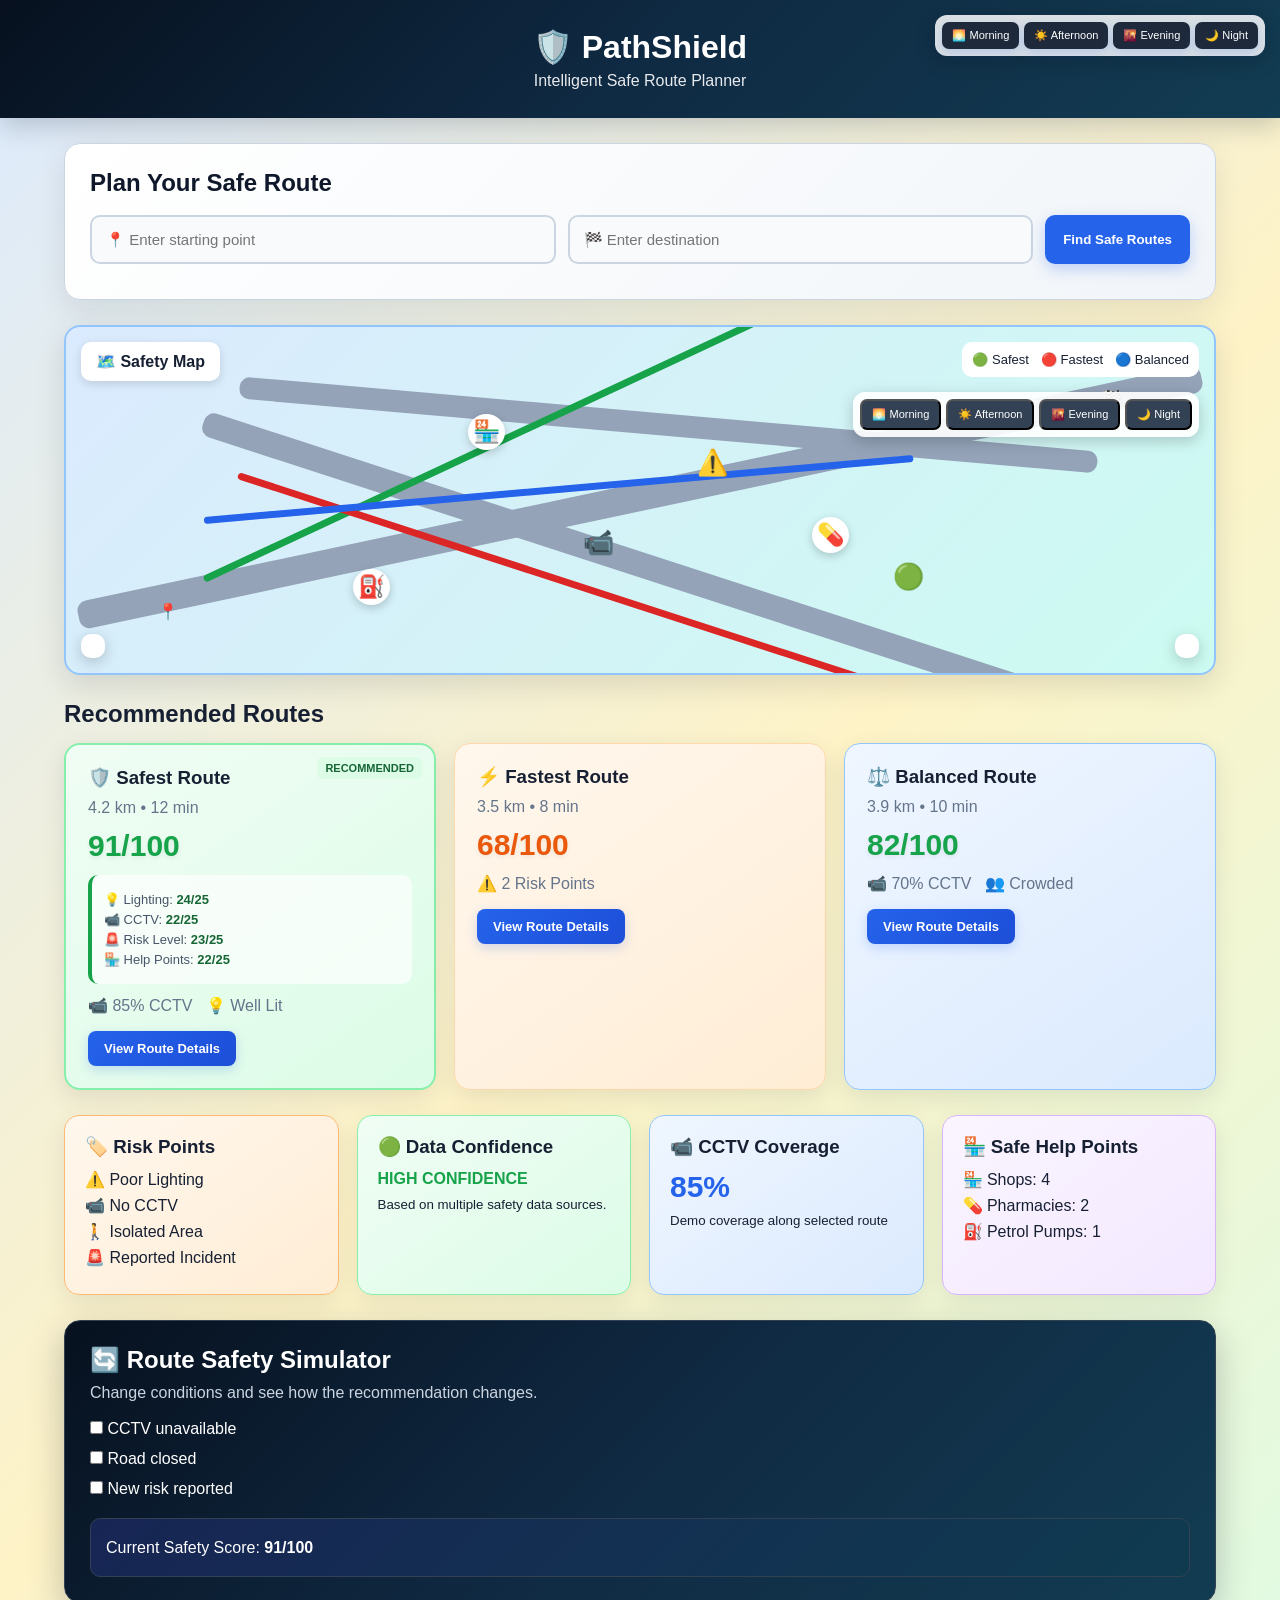
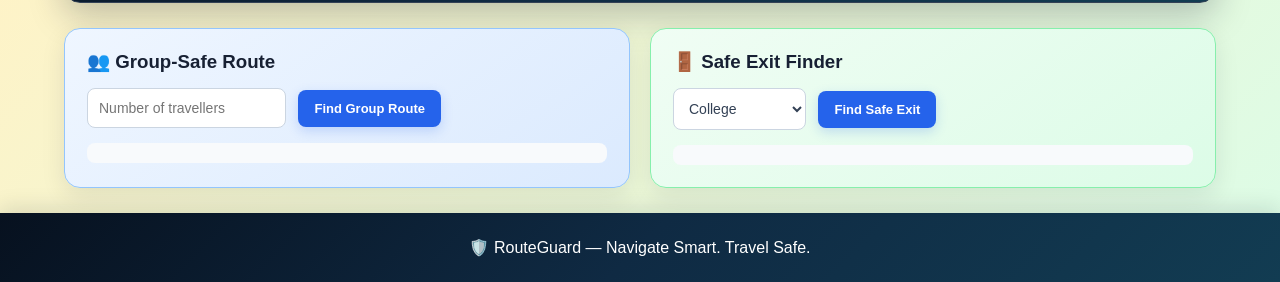
<file: index.html>
<!DOCTYPE html>
<html lang="en">
<head>
  <meta charset="UTF-8">
  <meta name="viewport" content="width=device-width, initial-scale=1.0">
  <title>RouteGuard | Safe Route Planner</title>
  <link rel="stylesheet" href="style.css">
</head>

<body>
  <div class="background-time">
  <button onclick="changeBackground('morning')">🌅 Morning</button>
  <button onclick="changeBackground('afternoon')">☀️ Afternoon</button>
  <button onclick="changeBackground('evening')">🌇 Evening</button>
  <button onclick="changeBackground('night')">🌙 Night</button>
</div>

  <header>
    <h1>🛡️ PathShield</h1>
    <p>Intelligent Safe Route Planner</p>
  </header>

  <main>

    <!-- Source & Destination -->
    <section class="search-box">
      <h2>Plan Your Safe Route</h2>

      <div class="inputs">
        <input id="source" type="text" placeholder="📍 Enter starting point">
        <input id="destination" type="text" placeholder="🏁 Enter destination">
        <button id="findBtn" onclick="findRoutes()">Find Safe Routes</button>
      </div>

      <p id="error"></p>
    </section>

    <!-- Map -->
    <section class="map">
      <div class="map-title">🗺️ Safety Map</div>
      <div class="time-selector">
  <button onclick="changeMapTime('morning')">🌅 Morning</button>
  <button onclick="changeMapTime('afternoon')">☀️ Afternoon</button>
  <button onclick="changeMapTime('evening')">🌇 Evening</button>
  <button onclick="changeMapTime('night')">🌙 Night</button>
</div>

      <div class="road road1"></div>
      <div class="road road2"></div>
      <div class="road road3"></div>
      <div class="route-line safe-line"></div>
<div class="route-line fast-line"></div>
<div class="route-line balanced-line"></div>
      <div class="marker risk" onclick="markerInfo('risk')">⚠️</div>
<div class="marker cctv" onclick="markerInfo('cctv')">📹</div>
<div class="marker safe" onclick="markerInfo('safe')">🟢</div>
<!-- clickable map markers -->
<div class="marker risk" onclick="markerInfo('risk')">⚠️</div>
<div class="marker cctv" onclick="markerInfo('cctv')">📹</div>
<div class="marker safe" onclick="markerInfo('safe')">🟢</div>

<div class="map-start">📍</div>
<div class="map-end">🏁</div>
<div id="markerInfo" class="marker-info"></div>

      <div class="map-start">📍</div>
      <div class="map-end">🏁</div>
      <div class="help-marker shop" onclick="helpInfo('shop')">🏪</div>
  <div class="help-marker pharmacy" onclick="helpInfo('pharmacy')">💊</div>
  <div class="help-marker petrol" onclick="helpInfo('petrol')">⛽</div>

  <div id="helpInfo" class="help-info"></div>
  <div class="map-legend">
  <span>🟢 Safest</span>
  <span>🔴 Fastest</span>
  <span>🔵 Balanced</span>
</div>
</div>
    </section>

    <!-- Route Results -->
    <section id="routes" class="routes">

      <h2>Recommended Routes</h2>

      <div class="route-container">

        <div class="route-card safest">
          <span class="tag">RECOMMENDED</span>
          <h3>🛡️ Safest Route</h3>
          <p>4.2 km • 12 min</p>
          <div class="score" id="safeScore">91/100</div>
          <div class="score-breakdown" id="safeBreakdown">
          <p>💡 Lighting: <strong>24/25</strong></p>
          <p>📹 CCTV: <strong>22/25</strong></p>
          <p>🚨 Risk Level: <strong>23/25</strong></p>
          <p>🏪 Help Points: <strong>22/25</strong></p>
</div>
          <p>📹 85% CCTV &nbsp; 💡 Well Lit</p>
          <button onclick="selectRoute('safe')">View Route Details</button>
        </div>

        <div class="route-card">
          <h3>⚡ Fastest Route</h3>
          <p>3.5 km • 8 min</p>
          <div class="score medium" id="fastScore">68/100</div>
          <p>⚠️ 2 Risk Points</p>
          <button onclick="selectRoute('fast')">View Route Details</button>
        </div>

        <div class="route-card">
          <h3>⚖️ Balanced Route</h3>
          <p>3.9 km • 10 min</p>
          <div class="score" id="balancedScore">82/100</div>
          <p>📹 70% CCTV &nbsp; 👥 Crowded</p>
          <button onclick="selectRoute('balanced')">View Route Details</button>
        </div>

      </div>
    </section>

    <!-- Safety Information -->
    <section class="info-grid">

      <div class="info-card">
        <h3>🏷️ Risk Points</h3>
        <p>⚠️ Poor Lighting</p>
        <p>📹 No CCTV</p>
        <p>🚶 Isolated Area</p>
        <p>🚨 Reported Incident</p>
      </div>

      <div class="info-card">
  <h3>🟢 Data Confidence</h3>

  <p class="high" id="confidenceLevel">
    HIGH CONFIDENCE
  </p>

  <small id="confidenceText">
    Based on multiple safety data sources.
  </small>

  <div id="unknownWarning" class="unknown-warning">
    ⚠️ Insufficient Safety Data
  </div>
</div>

      <div class="info-card">
        <h3>📹 CCTV Coverage</h3>
        <p class="big">85%</p>
        <small>Demo coverage along selected route</small>
      </div>

      <div class="info-card">
        <h3>🏪 Safe Help Points</h3>
        <p>🏪 Shops: 4</p>
        <p>💊 Pharmacies: 2</p>
        <p>⛽ Petrol Pumps: 1</p>
      </div>

    </section>

    <!-- Innovation -->
    <section class="innovation">

      <h2>🔄 Route Safety Simulator</h2>
      <p>Change conditions and see how the recommendation changes.</p>

      <label>
        <input type="checkbox" id="cctvToggle" onchange="simulate()">
        CCTV unavailable
      </label>

      <label>
        <input type="checkbox" id="roadToggle" onchange="simulate()">
        Road closed
      </label>

      <label>
        <input type="checkbox" id="riskToggle" onchange="simulate()">
        New risk reported
      </label>

      <div id="simulation">
        Current Safety Score: <strong>91/100</strong>
      </div>

    </section>

    <!-- Extra Features -->
    <section class="extra">

      <div>
        <h3>👥 Group-Safe Route</h3>
        <input id="people" type="number" min="1" placeholder="Number of travellers">
        <button onclick="groupRoute()">Find Group Route</button>
        <p id="groupResult"></p>
      </div>

      <div>
        <h3>🚪 Safe Exit Finder</h3>
        <select id="place">
          <option>College</option>
          <option>Shopping Mall</option>
          <option>Metro Station</option>
          <option>Bus Station</option>
        </select>
        <button onclick="findExit()">Find Safe Exit</button>
        <p id="exitResult"></p>
      </div>

    </section>

  </main>

  <footer>
    <p>🛡️ RouteGuard — Navigate Smart. Travel Safe.</p>
  </footer>

  <script src="script.js"></script>
</body>
</html>
</file>
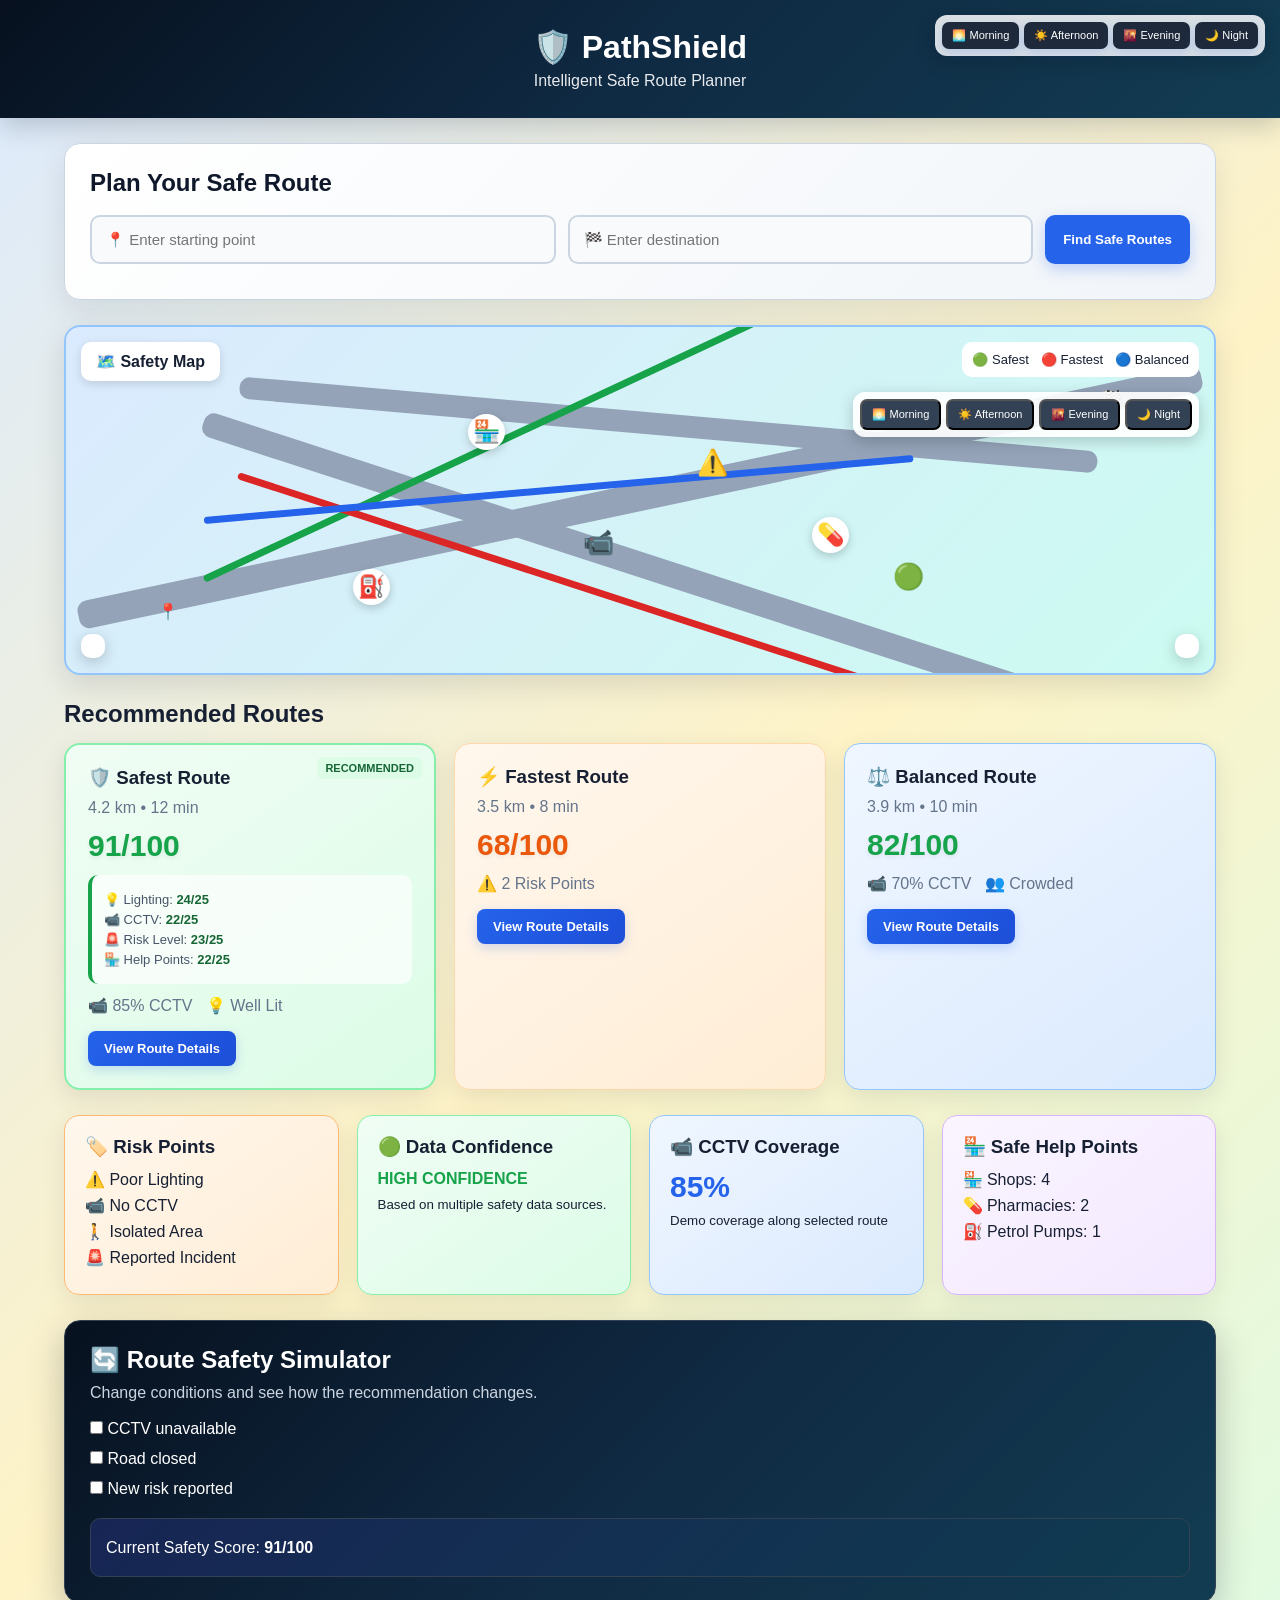
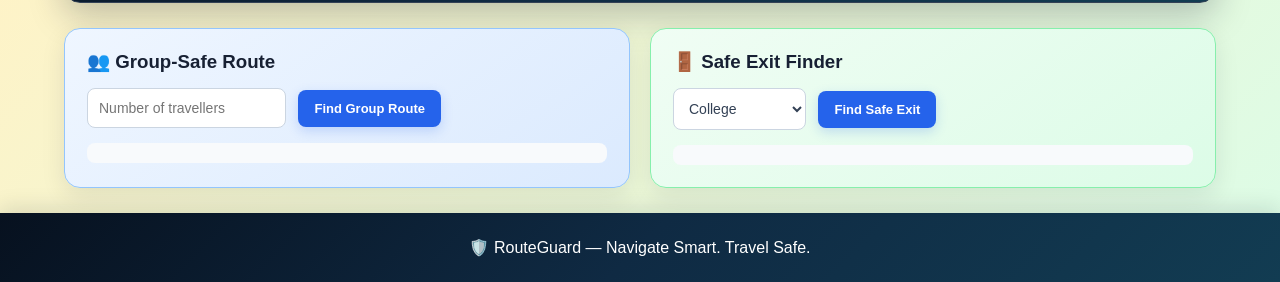
<file: src/index.html>
<!DOCTYPE html>
<html lang="en">
<head>
  <meta charset="UTF-8">
  <meta name="viewport" content="width=device-width, initial-scale=1.0">
  <title>RouteGuard | Safe Route Planner</title>
  <link rel="stylesheet" href="style.css">
</head>

<body>
  <div class="background-time">
  <button onclick="changeBackground('morning')">🌅 Morning</button>
  <button onclick="changeBackground('afternoon')">☀️ Afternoon</button>
  <button onclick="changeBackground('evening')">🌇 Evening</button>
  <button onclick="changeBackground('night')">🌙 Night</button>
</div>

  <header>
    <h1>🛡️ PathShield</h1>
    <p>Intelligent Safe Route Planner</p>
  </header>

  <main>

    <!-- Source & Destination -->
    <section class="search-box">
      <h2>Plan Your Safe Route</h2>

      <div class="inputs">
        <input id="source" type="text" placeholder="📍 Enter starting point">
        <input id="destination" type="text" placeholder="🏁 Enter destination">
        <button id="findBtn" onclick="findRoutes()">Find Safe Routes</button>
      </div>

      <p id="error"></p>
    </section>

    <!-- Map -->
    <section class="map">
      <div class="map-title">🗺️ Safety Map</div>
      <div class="time-selector">
  <button onclick="changeMapTime('morning')">🌅 Morning</button>
  <button onclick="changeMapTime('afternoon')">☀️ Afternoon</button>
  <button onclick="changeMapTime('evening')">🌇 Evening</button>
  <button onclick="changeMapTime('night')">🌙 Night</button>
</div>

      <div class="road road1"></div>
      <div class="road road2"></div>
      <div class="road road3"></div>
      <div class="route-line safe-line"></div>
<div class="route-line fast-line"></div>
<div class="route-line balanced-line"></div>
      <div class="marker risk" onclick="markerInfo('risk')">⚠️</div>
<div class="marker cctv" onclick="markerInfo('cctv')">📹</div>
<div class="marker safe" onclick="markerInfo('safe')">🟢</div>
<!-- clickable map markers -->
<div class="marker risk" onclick="markerInfo('risk')">⚠️</div>
<div class="marker cctv" onclick="markerInfo('cctv')">📹</div>
<div class="marker safe" onclick="markerInfo('safe')">🟢</div>

<div class="map-start">📍</div>
<div class="map-end">🏁</div>
<div id="markerInfo" class="marker-info"></div>

      <div class="map-start">📍</div>
      <div class="map-end">🏁</div>
      <div class="help-marker shop" onclick="helpInfo('shop')">🏪</div>
  <div class="help-marker pharmacy" onclick="helpInfo('pharmacy')">💊</div>
  <div class="help-marker petrol" onclick="helpInfo('petrol')">⛽</div>

  <div id="helpInfo" class="help-info"></div>
  <div class="map-legend">
  <span>🟢 Safest</span>
  <span>🔴 Fastest</span>
  <span>🔵 Balanced</span>
</div>
</div>
    </section>

    <!-- Route Results -->
    <section id="routes" class="routes">

      <h2>Recommended Routes</h2>

      <div class="route-container">

        <div class="route-card safest">
          <span class="tag">RECOMMENDED</span>
          <h3>🛡️ Safest Route</h3>
          <p>4.2 km • 12 min</p>
          <div class="score" id="safeScore">91/100</div>
          <div class="score-breakdown" id="safeBreakdown">
          <p>💡 Lighting: <strong>24/25</strong></p>
          <p>📹 CCTV: <strong>22/25</strong></p>
          <p>🚨 Risk Level: <strong>23/25</strong></p>
          <p>🏪 Help Points: <strong>22/25</strong></p>
</div>
          <p>📹 85% CCTV &nbsp; 💡 Well Lit</p>
          <button onclick="selectRoute('safe')">View Route Details</button>
        </div>

        <div class="route-card">
          <h3>⚡ Fastest Route</h3>
          <p>3.5 km • 8 min</p>
          <div class="score medium" id="fastScore">68/100</div>
          <p>⚠️ 2 Risk Points</p>
          <button onclick="selectRoute('fast')">View Route Details</button>
        </div>

        <div class="route-card">
          <h3>⚖️ Balanced Route</h3>
          <p>3.9 km • 10 min</p>
          <div class="score" id="balancedScore">82/100</div>
          <p>📹 70% CCTV &nbsp; 👥 Crowded</p>
          <button onclick="selectRoute('balanced')">View Route Details</button>
        </div>

      </div>
    </section>

    <!-- Safety Information -->
    <section class="info-grid">

      <div class="info-card">
        <h3>🏷️ Risk Points</h3>
        <p>⚠️ Poor Lighting</p>
        <p>📹 No CCTV</p>
        <p>🚶 Isolated Area</p>
        <p>🚨 Reported Incident</p>
      </div>

      <div class="info-card">
  <h3>🟢 Data Confidence</h3>

  <p class="high" id="confidenceLevel">
    HIGH CONFIDENCE
  </p>

  <small id="confidenceText">
    Based on multiple safety data sources.
  </small>

  <div id="unknownWarning" class="unknown-warning">
    ⚠️ Insufficient Safety Data
  </div>
</div>

      <div class="info-card">
        <h3>📹 CCTV Coverage</h3>
        <p class="big">85%</p>
        <small>Demo coverage along selected route</small>
      </div>

      <div class="info-card">
        <h3>🏪 Safe Help Points</h3>
        <p>🏪 Shops: 4</p>
        <p>💊 Pharmacies: 2</p>
        <p>⛽ Petrol Pumps: 1</p>
      </div>

    </section>

    <!-- Innovation -->
    <section class="innovation">

      <h2>🔄 Route Safety Simulator</h2>
      <p>Change conditions and see how the recommendation changes.</p>

      <label>
        <input type="checkbox" id="cctvToggle" onchange="simulate()">
        CCTV unavailable
      </label>

      <label>
        <input type="checkbox" id="roadToggle" onchange="simulate()">
        Road closed
      </label>

      <label>
        <input type="checkbox" id="riskToggle" onchange="simulate()">
        New risk reported
      </label>

      <div id="simulation">
        Current Safety Score: <strong>91/100</strong>
      </div>

    </section>

    <!-- Extra Features -->
    <section class="extra">

      <div>
        <h3>👥 Group-Safe Route</h3>
        <input id="people" type="number" min="1" placeholder="Number of travellers">
        <button onclick="groupRoute()">Find Group Route</button>
        <p id="groupResult"></p>
      </div>

      <div>
        <h3>🚪 Safe Exit Finder</h3>
        <select id="place">
          <option>College</option>
          <option>Shopping Mall</option>
          <option>Metro Station</option>
          <option>Bus Station</option>
        </select>
        <button onclick="findExit()">Find Safe Exit</button>
        <p id="exitResult"></p>
      </div>

    </section>

  </main>

  <footer>
    <p>🛡️ RouteGuard — Navigate Smart. Travel Safe.</p>
  </footer>

  <script src="script.js"></script>
</body>
</html>
</file>
<file: style.css>
* {
  margin: 0;
  padding: 0;
  box-sizing: border-box;
}

body {
  font-family: Arial, sans-serif;
  background: #f1f5f9;
  color: #1e293b;
}

/* HEADER */
header {
  background: linear-gradient(135deg, #0f172a, #1e3a8a);
  color: white;
  text-align: center;
  padding: 28px 15px;
}

header h1 {
  font-size: 32px;
  margin-bottom: 6px;
}

header p {
  opacity: 0.9;
}

/* MAIN */
main {
  width: 90%;
  max-width: 1200px;
  margin: 25px auto;
}

/* SEARCH */
.search-box {
  background: white;
  padding: 25px;
  border-radius: 16px;
  box-shadow: 0 5px 20px #0001;
  margin-bottom: 25px;
}

.search-box h2 {
  margin-bottom: 18px;
}

.inputs {
  display: flex;
  gap: 12px;
}

.inputs input {
  flex: 1;
  padding: 14px;
  border: 1px solid #cbd5e1;
  border-radius: 10px;
  font-size: 15px;
}

#findBtn {
  border: none;
  background: #2563eb;
  color: white;
  padding: 12px 18px;
  border-radius: 10px;
  cursor: pointer;
  font-weight: bold;
  transition: 0.2s;
}

button:hover {
  transform: translateY(-2px);
  opacity: 0.9;
}

#error {
  color: #dc2626;
  margin-top: 10px;
}

/* MAP */
.map {
  height: 350px;
  background: #dbeafe;
  border-radius: 16px;
  position: relative;
  overflow: hidden;
  margin-bottom: 25px;
  border: 2px solid #bfdbfe;
}

.map-title {
  position: absolute;
  top: 15px;
  left: 15px;
  background: white;
  padding: 10px 15px;
  border-radius: 10px;
  font-weight: bold;
  z-index: 10;
  box-shadow: 0 3px 10px #0002;
}

.road {
  position: absolute;
  background: #94a3b8;
  border-radius: 10px;
}

.road1 {
  width: 100%;
  height: 28px;
  top: 45%;
  transform: rotate(-12deg);
}

.road2 {
  width: 80%;
  height: 25px;
  top: 65%;
  left: 10%;
  transform: rotate(18deg);
}

.road3 {
  width: 75%;
  height: 22px;
  top: 25%;
  left: 15%;
  transform: rotate(5deg);
}

/* ROUTE LINES */
.route-line {
  position: absolute;
  height: 7px;
  border-radius: 10px;
  transform-origin: left;
  z-index: 2;
}

.safe-line {
  width: 65%;
  top: 72%;
  left: 12%;
  transform: rotate(-25deg);
  background: #16a34a;
}

.fast-line {
  width: 60%;
  top: 42%;
  left: 15%;
  transform: rotate(18deg);
  background: #dc2626;
}

.balanced-line {
  width: 62%;
  top: 55%;
  left: 12%;
  transform: rotate(-5deg);
  background: #2563eb;
}

/* MAP MARKERS */
.marker,
.help-marker {
  position: absolute;
  cursor: pointer;
  z-index: 7;
  transition: 0.2s;
}

.marker {
  font-size: 25px;
}

.marker:hover,
.help-marker:hover {
  transform: scale(1.3);
}

.marker.risk {
  top: 35%;
  left: 55%;
}

.marker.cctv {
  top: 58%;
  left: 45%;
}

.marker.safe {
  top: 68%;
  left: 72%;
}

.map-start {
  position: absolute;
  left: 8%;
  bottom: 15%;
  font-weight: bold;
  z-index: 8;
}

.map-end {
  position: absolute;
  right: 8%;
  top: 18%;
  font-weight: bold;
  z-index: 8;
}

/* HELP POINTS */
.shop {
  top: 25%;
  left: 35%;
}

.pharmacy {
  top: 55%;
  left: 65%;
}

.petrol {
  top: 70%;
  left: 25%;
}

.help-marker {
  font-size: 22px;
  background: white;
  padding: 5px;
  border-radius: 50%;
  box-shadow: 0 3px 10px #0003;
}

/* INFO POPUPS */
.marker-info,
.help-info {
  position: absolute;
  bottom: 15px;
  background: white;
  padding: 12px;
  border-radius: 10px;
  box-shadow: 0 4px 15px #0003;
  font-size: 13px;
  z-index: 9;
}

.marker-info {
  left: 15px;
}

.help-info {
  right: 15px;
}

/* LEGEND */
.map-legend {
  position: absolute;
  top: 15px;
  right: 15px;
  background: white;
  padding: 10px;
  border-radius: 10px;
  display: flex;
  gap: 12px;
  font-size: 13px;
  z-index: 10;
}

/* ROUTES */
.routes {
  margin-bottom: 25px;
}

.routes h2 {
  margin-bottom: 15px;
}

.route-container {
  display: grid;
  grid-template-columns: repeat(3, 1fr);
  gap: 18px;
}

.route-card {
  background: white;
  padding: 22px;
  border-radius: 16px;
  box-shadow: 0 5px 18px #0001;
  transition: 0.3s;
  position: relative;
}

.route-card:hover {
  transform: translateY(-4px);
}

.route-card.selected {
  transform: scale(1.03);
  border: 3px solid #2563eb;
  box-shadow: 0 0 20px #2563eb33;
}

.route-card h3 {
  margin-bottom: 10px;
}

.route-card p {
  margin: 8px 0;
  color: #64748b;
}

.score {
  font-size: 30px;
  font-weight: bold;
  color: #16a34a;
  margin: 12px 0;
}

.score.medium {
  color: #ea580c;
}

.tag {
  position: absolute;
  top: 12px;
  right: 12px;
  background: #dcfce7;
  color: #166534;
  padding: 5px 8px;
  border-radius: 6px;
  font-size: 11px;
  font-weight: bold;
}

/* INFO GRID */
.info-grid {
  display: grid;
  grid-template-columns: repeat(4, 1fr);
  gap: 18px;
  margin-bottom: 25px;
}

.info-card {
  background: white;
  padding: 20px;
  border-radius: 15px;
  box-shadow: 0 4px 15px #0001;
}

.info-card h3 {
  margin-bottom: 12px;
}

.info-card p {
  margin: 7px 0;
}

.high {
  color: #16a34a;
  font-weight: bold;
}

.big {
  font-size: 30px;
  font-weight: bold;
  color: #2563eb;
}

/* SIMULATOR */
.innovation {
  background: #0f172a;
  color: white;
  padding: 25px;
  border-radius: 16px;
  margin-bottom: 25px;
}

.innovation p {
  margin: 10px 0 18px;
  color: #cbd5e1;
}

.innovation label {
  display: block;
  margin: 12px 0;
}

#simulation {
  margin-top: 20px;
  background: #1e293b;
  padding: 15px;
  border-radius: 10px;
  line-height: 1.7;
  transition: 0.3s;
}

/* EXTRA FEATURES */
.extra {
  display: grid;
  grid-template-columns: 1fr 1fr;
  gap: 20px;
  margin-bottom: 25px;
}

.extra > div {
  background: white;
  padding: 22px;
  border-radius: 16px;
  box-shadow: 0 4px 15px #0001;
}

.extra h3 {
  margin-bottom: 15px;
}

.extra input,
.extra select {
  padding: 11px;
  border: 1px solid #cbd5e1;
  border-radius: 8px;
  margin-right: 8px;
}

.extra p {
  margin-top: 15px;
  line-height: 1.6;
}

/* FOOTER */
footer {
  text-align: center;
  padding: 25px;
  background: #0f172a;
  color: white;
}

/* MOBILE */
@media (max-width: 800px) {

  main {
    width: 94%;
  }

  .inputs {
    flex-direction: column;
  }

  .route-container {
    grid-template-columns: 1fr;
  }

  .info-grid {
    grid-template-columns: 1fr 1fr;
  }

  .extra {
    grid-template-columns: 1fr;
  }

  .map {
    height: 320px;
  }

  .map-legend {
    font-size: 11px;
    gap: 6px;
  }
}

@media (max-width: 500px) {

  header h1 {
    font-size: 25px;
  }

  .info-grid {
    grid-template-columns: 1fr;
  }

  .map-legend {
    flex-direction: column;
    gap: 3px;
  }

  .marker-info,
  .help-info {
    max-width: 180px;
    font-size: 11px;
  }
}
.score-breakdown {
  background: #f8fafc;
  padding: 12px;
  margin: 12px 0;
  border-radius: 10px;
  font-size: 13px;
  border-left: 4px solid #16a34a;
}

.score-breakdown p {
  margin: 5px 0;
  color: #475569;
}

.score-breakdown strong {
  color: #166534;
}
.unknown-warning {
  display: none;
  margin-top: 12px;
  padding: 10px;
  background: #fef3c7;
  color: #92400e;
  border-radius: 8px;
  font-size: 13px;
  font-weight: bold;
}

.confidence-medium {
  color: #d97706 !important;
}

.confidence-low {
  color: #dc2626 !important;
}
/* ============================= */
/* BUTTON POLISH */
/* ============================= */

/* Route detail buttons */
.route-card button {
  background: #2563eb;
  color: white;
  border: none;
  padding: 10px 16px;
  border-radius: 8px;
  font-size: 13px;
  font-weight: bold;
  cursor: pointer;
  margin-top: 8px;
  transition: 0.2s ease;
}

.route-card button:hover {
  background: #1d4ed8;
  transform: translateY(-2px);
  box-shadow: 0 4px 10px #2563eb44;
}

/* Group Route + Safe Exit buttons */
.extra button {
  background: #2563eb;
  color: white;
  border: none;
  padding: 11px 16px;
  border-radius: 8px;
  font-size: 13px;
  font-weight: bold;
  cursor: pointer;
  transition: 0.2s ease;
}

.extra button:hover {
  background: #1d4ed8;
  transform: translateY(-2px);
  box-shadow: 0 4px 10px #2563eb44;
}

/* Inputs and dropdown */
.extra input,
.extra select {
  background: white;
  color: #334155;
  font-size: 14px;
  outline: none;
  transition: 0.2s;
}

.extra input:focus,
.extra select:focus {
  border-color: #2563eb;
  box-shadow: 0 0 0 3px #2563eb22;
}

/* Better spacing for result messages */
#groupResult,
#exitResult {
  padding: 10px;
  border-radius: 8px;
  background: #f8fafc;
}

/* Mobile button adjustment */
@media (max-width: 500px) {
  .extra button {
    margin-top: 8px;
  }

  .route-card button {
    width: 100%;
  }
}
/* =========================================
   ROUTEGUARD - MODERN DARK DASHBOARD STYLE
   ========================================= */

body {
  background: linear-gradient(135deg, #eef2ff, #e0f2fe, #f0fdf4);
  color: #172033;
}

/* Header */
header {
  background: linear-gradient(135deg, #07111f, #0f2a43, #123c52);
  box-shadow: 0 8px 25px #0f172a33;
}

/* Search section */
.search-box {
  background: linear-gradient(135deg, #ffffff, #f1f5f9);
  border: 1px solid #cbd5e1;
  box-shadow: 0 10px 30px #0f172a18;
}

.search-box h2 {
  color: #0f172a;
}

/* Inputs */
.inputs input {
  background: #f8fafc;
  border: 2px solid #cbd5e1;
}

.inputs input:focus {
  outline: none;
  border-color: #2563eb;
  box-shadow: 0 0 0 4px #2563eb20;
}

/* Main Find Route button */
.inputs button {
  background: linear-gradient(135deg, #2563eb, #1d4ed8);
  box-shadow: 0 5px 15px #2563eb44;
}

/* MAP */
.map {
  background: linear-gradient(135deg, #dbeafe, #ccfbf1);
  border: 2px solid #93c5fd;
  box-shadow: 0 10px 30px #0f172a20;
}

/* Route cards */
.route-card {
  background: linear-gradient(145deg, #ffffff, #f1f5f9);
  border: 1px solid #dbeafe;
  box-shadow: 0 8px 25px #0f172a18;
}

.route-card:hover {
  box-shadow: 0 12px 30px #2563eb25;
}

/* Recommended safest card */
.route-card.safest {
  background: linear-gradient(145deg, #f0fdf4, #dcfce7);
  border: 2px solid #86efac;
}

/* Fastest route */
.route-card:nth-child(2) {
  background: linear-gradient(145deg, #fff7ed, #ffedd5);
  border-color: #fed7aa;
}

/* Balanced route */
.route-card:nth-child(3) {
  background: linear-gradient(145deg, #eff6ff, #dbeafe);
  border-color: #93c5fd;
}

/* Selected route */
.route-card.selected {
  border: 3px solid #2563eb;
  box-shadow: 0 0 25px #2563eb44;
}

/* Score colors */
.route-card .score {
  text-shadow: 0 2px 5px #00000012;
}

/* Information cards */
.info-card {
  background: linear-gradient(145deg, #ffffff, #eef2ff);
  border: 1px solid #cbd5e1;
  box-shadow: 0 8px 25px #0f172a15;
  transition: 0.25s;
}

.info-card:hover {
  transform: translateY(-3px);
  box-shadow: 0 12px 30px #2563eb20;
}

/* Data confidence */
.info-card:nth-child(2) {
  background: linear-gradient(145deg, #f0fdf4, #dcfce7);
  border-color: #86efac;
}

/* CCTV */
.info-card:nth-child(3) {
  background: linear-gradient(145deg, #eff6ff, #dbeafe);
  border-color: #93c5fd;
}

/* Help points */
.info-card:nth-child(4) {
  background: linear-gradient(145deg, #faf5ff, #f3e8ff);
  border-color: #d8b4fe;
}

/* Risk points */
.info-card:nth-child(1) {
  background: linear-gradient(145deg, #fff7ed, #ffedd5);
  border-color: #fdba74;
}

/* Simulator */
.innovation {
  background: linear-gradient(135deg, #07111f, #102a43, #123c52);
  border: 1px solid #334155;
  box-shadow: 0 12px 35px #0f172a40;
}

#simulation {
  background: linear-gradient(135deg, #172554, #0f3b4f);
  border: 1px solid #334155;
}

/* Group + Exit sections */
.extra > div {
  background: linear-gradient(145deg, #ffffff, #eef2ff);
  border: 1px solid #cbd5e1;
  box-shadow: 0 8px 25px #0f172a18;
}

/* Group Route */
.extra > div:first-child {
  background: linear-gradient(145deg, #eff6ff, #dbeafe);
  border-color: #93c5fd;
}

/* Safe Exit */
.extra > div:last-child {
  background: linear-gradient(145deg, #f0fdf4, #dcfce7);
  border-color: #86efac;
}

/* Buttons */
button {
  background: linear-gradient(135deg, #2563eb, #1d4ed8);
  box-shadow: 0 4px 12px #2563eb35;
}

button:hover {
  background: linear-gradient(135deg, #1d4ed8, #1e40af);
  box-shadow: 0 7px 18px #2563eb50;
}

/* Route buttons */
.route-card button {
  background: linear-gradient(135deg, #2563eb, #1d4ed8);
}

/* Footer */
footer {
  background: linear-gradient(135deg, #07111f, #0f2a43, #123c52);
  box-shadow: 0 -5px 20px #0f172a20;
}

/* Unknown data warning */
.unknown-warning {
  background: linear-gradient(135deg, #fef3c7, #fde68a);
  border: 1px solid #f59e0b;
}

/* Score breakdown */
.score-breakdown {
  background: #ffffffaa;
  backdrop-filter: blur(5px);
  border-left: 4px solid #16a34a;
}
/* Tourist Spot */
.tourist-marker {
  position: absolute;
  top: 30%;
  left: 80%;
  font-size: 24px;
  background: #fff7ed;
  padding: 6px;
  border-radius: 50%;
  cursor: pointer;
  z-index: 8;
  box-shadow: 0 3px 10px #0003;
  transition: 0.2s;
}

.tourist-marker:hover {
  transform: scale(1.3);
}

.tourist-info {
  display: none;
  position: absolute;
  top: 65px;
  right: 15px;
  background: white;
  padding: 12px;
  border-radius: 10px;
  box-shadow: 0 5px 15px #0003;
  font-size: 13px;
  z-index: 10;
}
/* =================================
   MAP TIME BACKGROUND
   ================================= */

.map {
  transition: background 0.6s ease;
}

/* Morning */
.map.morning {
  background: linear-gradient(
    135deg,
    #fef3c7,
    #dbeafe,
    #dcfce7
  );
}

/* Afternoon */
.map.afternoon {
  background: linear-gradient(
    135deg,
    #bae6fd,
    #dbeafe,
    #bbf7d0
  );
}

/* Evening */
.map.evening {
  background: linear-gradient(
    135deg,
    #fed7aa,
    #fdba74,
    #c4b5fd
  );
}

/* Night */
.map.night {
  background: linear-gradient(
    135deg,
    #020617,
    #0f172a,
    #172554
  );
}

/* Time buttons */
.time-selector {
  position: absolute;
  top: 65px;
  right: 15px;
  z-index: 20;

  display: flex;
  gap: 5px;

  background: rgba(255, 255, 255, 0.9);
  padding: 7px;
  border-radius: 12px;

  box-shadow: 0 4px 15px #0003;
}

.time-selector button {
  padding: 7px 10px;
  font-size: 11px;
  border-radius: 7px;
  background: #334155;
  color: white;
  box-shadow: none;
}

.time-selector button:hover {
  background: #2563eb;
  transform: translateY(-1px);
}

/* Night mode - make roads slightly visible */
.map.night .road {
  background: #334155;
}

.map.night .route-line {
  filter: brightness(1.15);
}

.map.night .map-title,
.map.night .map-legend {
  background: #1e293b;
  color: white;
}

/* Mobile */
@media (max-width: 600px) {
  .time-selector {
    top: 60px;
    right: 8px;
    gap: 3px;
    padding: 5px;
  }

  .time-selector button {
    padding: 5px 7px;
    font-size: 9px;
  }
}
/* =====================================
   FULL PAGE TIME-BASED BACKGROUND
   ===================================== */

body {
  transition: background 0.8s ease;
  background: linear-gradient(
    135deg,
    #dbeafe,
    #fef3c7,
    #dcfce7
  );
}

/* Morning */
body.morning {
  background:
    radial-gradient(circle at 15% 15%, #fde68a 0 5%, transparent 20%),
    linear-gradient(135deg, #bae6fd, #fef3c7, #dcfce7);
}

/* Afternoon */
body.afternoon {
  background:
    radial-gradient(circle at 80% 15%, #fef08a 0 5%, transparent 18%),
    linear-gradient(135deg, #7dd3fc, #dbeafe, #bbf7d0);
}

/* Evening */
body.evening {
  background:
    radial-gradient(circle at 80% 15%, #fb923c 0 5%, transparent 20%),
    linear-gradient(135deg, #fdba74, #c4b5fd, #fda4af);
}

/* Night */
body.night {
  background:
    radial-gradient(circle at 80% 15%, #f8fafc 0 2%, transparent 12%),
    radial-gradient(circle at 20% 25%, #ffffff 0 1%, transparent 2%),
    radial-gradient(circle at 65% 35%, #ffffff 0 1%, transparent 2%),
    linear-gradient(135deg, #020617, #0f172a, #172554);
}

/* Time selector */
.background-time {
  position: fixed;
  top: 15px;
  right: 15px;
  z-index: 1000;

  display: flex;
  gap: 5px;

  padding: 7px;
  border-radius: 12px;

  background: rgba(255, 255, 255, 0.85);
  backdrop-filter: blur(10px);

  box-shadow: 0 5px 20px #0003;
}

.background-time button {
  border: none;
  padding: 7px 10px;
  border-radius: 7px;
  font-size: 11px;
  cursor: pointer;
  background: #1e293b;
  color: white;
}

.background-time button:hover {
  background: #2563eb;
  transform: translateY(-1px);
}

/* Make sections slightly transparent so background is visible */
.search-box,
.route-card,
.info-card,
.extra > div {
  background-color: rgba(255, 255, 255, 0.90);
  backdrop-filter: blur(6px);
}

/* Night mode text visibility */
body.night {
  color: #e2e8f0;
}

body.night .search-box,
body.night .route-card,
body.night .info-card,
body.night .extra > div {
  background-color: rgba(15, 23, 42, 0.88);
  color: #e2e8f0;
}

body.night .route-card p,
body.night .info-card p,
body.night .extra p {
  color: #cbd5e1;
}
</file>
<file: src/style.css>
* {
  margin: 0;
  padding: 0;
  box-sizing: border-box;
}

body {
  font-family: Arial, sans-serif;
  background: #f1f5f9;
  color: #1e293b;
}

/* HEADER */
header {
  background: linear-gradient(135deg, #0f172a, #1e3a8a);
  color: white;
  text-align: center;
  padding: 28px 15px;
}

header h1 {
  font-size: 32px;
  margin-bottom: 6px;
}

header p {
  opacity: 0.9;
}

/* MAIN */
main {
  width: 90%;
  max-width: 1200px;
  margin: 25px auto;
}

/* SEARCH */
.search-box {
  background: white;
  padding: 25px;
  border-radius: 16px;
  box-shadow: 0 5px 20px #0001;
  margin-bottom: 25px;
}

.search-box h2 {
  margin-bottom: 18px;
}

.inputs {
  display: flex;
  gap: 12px;
}

.inputs input {
  flex: 1;
  padding: 14px;
  border: 1px solid #cbd5e1;
  border-radius: 10px;
  font-size: 15px;
}

#findBtn {
  border: none;
  background: #2563eb;
  color: white;
  padding: 12px 18px;
  border-radius: 10px;
  cursor: pointer;
  font-weight: bold;
  transition: 0.2s;
}

button:hover {
  transform: translateY(-2px);
  opacity: 0.9;
}

#error {
  color: #dc2626;
  margin-top: 10px;
}

/* MAP */
.map {
  height: 350px;
  background: #dbeafe;
  border-radius: 16px;
  position: relative;
  overflow: hidden;
  margin-bottom: 25px;
  border: 2px solid #bfdbfe;
}

.map-title {
  position: absolute;
  top: 15px;
  left: 15px;
  background: white;
  padding: 10px 15px;
  border-radius: 10px;
  font-weight: bold;
  z-index: 10;
  box-shadow: 0 3px 10px #0002;
}

.road {
  position: absolute;
  background: #94a3b8;
  border-radius: 10px;
}

.road1 {
  width: 100%;
  height: 28px;
  top: 45%;
  transform: rotate(-12deg);
}

.road2 {
  width: 80%;
  height: 25px;
  top: 65%;
  left: 10%;
  transform: rotate(18deg);
}

.road3 {
  width: 75%;
  height: 22px;
  top: 25%;
  left: 15%;
  transform: rotate(5deg);
}

/* ROUTE LINES */
.route-line {
  position: absolute;
  height: 7px;
  border-radius: 10px;
  transform-origin: left;
  z-index: 2;
}

.safe-line {
  width: 65%;
  top: 72%;
  left: 12%;
  transform: rotate(-25deg);
  background: #16a34a;
}

.fast-line {
  width: 60%;
  top: 42%;
  left: 15%;
  transform: rotate(18deg);
  background: #dc2626;
}

.balanced-line {
  width: 62%;
  top: 55%;
  left: 12%;
  transform: rotate(-5deg);
  background: #2563eb;
}

/* MAP MARKERS */
.marker,
.help-marker {
  position: absolute;
  cursor: pointer;
  z-index: 7;
  transition: 0.2s;
}

.marker {
  font-size: 25px;
}

.marker:hover,
.help-marker:hover {
  transform: scale(1.3);
}

.marker.risk {
  top: 35%;
  left: 55%;
}

.marker.cctv {
  top: 58%;
  left: 45%;
}

.marker.safe {
  top: 68%;
  left: 72%;
}

.map-start {
  position: absolute;
  left: 8%;
  bottom: 15%;
  font-weight: bold;
  z-index: 8;
}

.map-end {
  position: absolute;
  right: 8%;
  top: 18%;
  font-weight: bold;
  z-index: 8;
}

/* HELP POINTS */
.shop {
  top: 25%;
  left: 35%;
}

.pharmacy {
  top: 55%;
  left: 65%;
}

.petrol {
  top: 70%;
  left: 25%;
}

.help-marker {
  font-size: 22px;
  background: white;
  padding: 5px;
  border-radius: 50%;
  box-shadow: 0 3px 10px #0003;
}

/* INFO POPUPS */
.marker-info,
.help-info {
  position: absolute;
  bottom: 15px;
  background: white;
  padding: 12px;
  border-radius: 10px;
  box-shadow: 0 4px 15px #0003;
  font-size: 13px;
  z-index: 9;
}

.marker-info {
  left: 15px;
}

.help-info {
  right: 15px;
}

/* LEGEND */
.map-legend {
  position: absolute;
  top: 15px;
  right: 15px;
  background: white;
  padding: 10px;
  border-radius: 10px;
  display: flex;
  gap: 12px;
  font-size: 13px;
  z-index: 10;
}

/* ROUTES */
.routes {
  margin-bottom: 25px;
}

.routes h2 {
  margin-bottom: 15px;
}

.route-container {
  display: grid;
  grid-template-columns: repeat(3, 1fr);
  gap: 18px;
}

.route-card {
  background: white;
  padding: 22px;
  border-radius: 16px;
  box-shadow: 0 5px 18px #0001;
  transition: 0.3s;
  position: relative;
}

.route-card:hover {
  transform: translateY(-4px);
}

.route-card.selected {
  transform: scale(1.03);
  border: 3px solid #2563eb;
  box-shadow: 0 0 20px #2563eb33;
}

.route-card h3 {
  margin-bottom: 10px;
}

.route-card p {
  margin: 8px 0;
  color: #64748b;
}

.score {
  font-size: 30px;
  font-weight: bold;
  color: #16a34a;
  margin: 12px 0;
}

.score.medium {
  color: #ea580c;
}

.tag {
  position: absolute;
  top: 12px;
  right: 12px;
  background: #dcfce7;
  color: #166534;
  padding: 5px 8px;
  border-radius: 6px;
  font-size: 11px;
  font-weight: bold;
}

/* INFO GRID */
.info-grid {
  display: grid;
  grid-template-columns: repeat(4, 1fr);
  gap: 18px;
  margin-bottom: 25px;
}

.info-card {
  background: white;
  padding: 20px;
  border-radius: 15px;
  box-shadow: 0 4px 15px #0001;
}

.info-card h3 {
  margin-bottom: 12px;
}

.info-card p {
  margin: 7px 0;
}

.high {
  color: #16a34a;
  font-weight: bold;
}

.big {
  font-size: 30px;
  font-weight: bold;
  color: #2563eb;
}

/* SIMULATOR */
.innovation {
  background: #0f172a;
  color: white;
  padding: 25px;
  border-radius: 16px;
  margin-bottom: 25px;
}

.innovation p {
  margin: 10px 0 18px;
  color: #cbd5e1;
}

.innovation label {
  display: block;
  margin: 12px 0;
}

#simulation {
  margin-top: 20px;
  background: #1e293b;
  padding: 15px;
  border-radius: 10px;
  line-height: 1.7;
  transition: 0.3s;
}

/* EXTRA FEATURES */
.extra {
  display: grid;
  grid-template-columns: 1fr 1fr;
  gap: 20px;
  margin-bottom: 25px;
}

.extra > div {
  background: white;
  padding: 22px;
  border-radius: 16px;
  box-shadow: 0 4px 15px #0001;
}

.extra h3 {
  margin-bottom: 15px;
}

.extra input,
.extra select {
  padding: 11px;
  border: 1px solid #cbd5e1;
  border-radius: 8px;
  margin-right: 8px;
}

.extra p {
  margin-top: 15px;
  line-height: 1.6;
}

/* FOOTER */
footer {
  text-align: center;
  padding: 25px;
  background: #0f172a;
  color: white;
}

/* MOBILE */
@media (max-width: 800px) {

  main {
    width: 94%;
  }

  .inputs {
    flex-direction: column;
  }

  .route-container {
    grid-template-columns: 1fr;
  }

  .info-grid {
    grid-template-columns: 1fr 1fr;
  }

  .extra {
    grid-template-columns: 1fr;
  }

  .map {
    height: 320px;
  }

  .map-legend {
    font-size: 11px;
    gap: 6px;
  }
}

@media (max-width: 500px) {

  header h1 {
    font-size: 25px;
  }

  .info-grid {
    grid-template-columns: 1fr;
  }

  .map-legend {
    flex-direction: column;
    gap: 3px;
  }

  .marker-info,
  .help-info {
    max-width: 180px;
    font-size: 11px;
  }
}
.score-breakdown {
  background: #f8fafc;
  padding: 12px;
  margin: 12px 0;
  border-radius: 10px;
  font-size: 13px;
  border-left: 4px solid #16a34a;
}

.score-breakdown p {
  margin: 5px 0;
  color: #475569;
}

.score-breakdown strong {
  color: #166534;
}
.unknown-warning {
  display: none;
  margin-top: 12px;
  padding: 10px;
  background: #fef3c7;
  color: #92400e;
  border-radius: 8px;
  font-size: 13px;
  font-weight: bold;
}

.confidence-medium {
  color: #d97706 !important;
}

.confidence-low {
  color: #dc2626 !important;
}
/* ============================= */
/* BUTTON POLISH */
/* ============================= */

/* Route detail buttons */
.route-card button {
  background: #2563eb;
  color: white;
  border: none;
  padding: 10px 16px;
  border-radius: 8px;
  font-size: 13px;
  font-weight: bold;
  cursor: pointer;
  margin-top: 8px;
  transition: 0.2s ease;
}

.route-card button:hover {
  background: #1d4ed8;
  transform: translateY(-2px);
  box-shadow: 0 4px 10px #2563eb44;
}

/* Group Route + Safe Exit buttons */
.extra button {
  background: #2563eb;
  color: white;
  border: none;
  padding: 11px 16px;
  border-radius: 8px;
  font-size: 13px;
  font-weight: bold;
  cursor: pointer;
  transition: 0.2s ease;
}

.extra button:hover {
  background: #1d4ed8;
  transform: translateY(-2px);
  box-shadow: 0 4px 10px #2563eb44;
}

/* Inputs and dropdown */
.extra input,
.extra select {
  background: white;
  color: #334155;
  font-size: 14px;
  outline: none;
  transition: 0.2s;
}

.extra input:focus,
.extra select:focus {
  border-color: #2563eb;
  box-shadow: 0 0 0 3px #2563eb22;
}

/* Better spacing for result messages */
#groupResult,
#exitResult {
  padding: 10px;
  border-radius: 8px;
  background: #f8fafc;
}

/* Mobile button adjustment */
@media (max-width: 500px) {
  .extra button {
    margin-top: 8px;
  }

  .route-card button {
    width: 100%;
  }
}
/* =========================================
   ROUTEGUARD - MODERN DARK DASHBOARD STYLE
   ========================================= */

body {
  background: linear-gradient(135deg, #eef2ff, #e0f2fe, #f0fdf4);
  color: #172033;
}

/* Header */
header {
  background: linear-gradient(135deg, #07111f, #0f2a43, #123c52);
  box-shadow: 0 8px 25px #0f172a33;
}

/* Search section */
.search-box {
  background: linear-gradient(135deg, #ffffff, #f1f5f9);
  border: 1px solid #cbd5e1;
  box-shadow: 0 10px 30px #0f172a18;
}

.search-box h2 {
  color: #0f172a;
}

/* Inputs */
.inputs input {
  background: #f8fafc;
  border: 2px solid #cbd5e1;
}

.inputs input:focus {
  outline: none;
  border-color: #2563eb;
  box-shadow: 0 0 0 4px #2563eb20;
}

/* Main Find Route button */
.inputs button {
  background: linear-gradient(135deg, #2563eb, #1d4ed8);
  box-shadow: 0 5px 15px #2563eb44;
}

/* MAP */
.map {
  background: linear-gradient(135deg, #dbeafe, #ccfbf1);
  border: 2px solid #93c5fd;
  box-shadow: 0 10px 30px #0f172a20;
}

/* Route cards */
.route-card {
  background: linear-gradient(145deg, #ffffff, #f1f5f9);
  border: 1px solid #dbeafe;
  box-shadow: 0 8px 25px #0f172a18;
}

.route-card:hover {
  box-shadow: 0 12px 30px #2563eb25;
}

/* Recommended safest card */
.route-card.safest {
  background: linear-gradient(145deg, #f0fdf4, #dcfce7);
  border: 2px solid #86efac;
}

/* Fastest route */
.route-card:nth-child(2) {
  background: linear-gradient(145deg, #fff7ed, #ffedd5);
  border-color: #fed7aa;
}

/* Balanced route */
.route-card:nth-child(3) {
  background: linear-gradient(145deg, #eff6ff, #dbeafe);
  border-color: #93c5fd;
}

/* Selected route */
.route-card.selected {
  border: 3px solid #2563eb;
  box-shadow: 0 0 25px #2563eb44;
}

/* Score colors */
.route-card .score {
  text-shadow: 0 2px 5px #00000012;
}

/* Information cards */
.info-card {
  background: linear-gradient(145deg, #ffffff, #eef2ff);
  border: 1px solid #cbd5e1;
  box-shadow: 0 8px 25px #0f172a15;
  transition: 0.25s;
}

.info-card:hover {
  transform: translateY(-3px);
  box-shadow: 0 12px 30px #2563eb20;
}

/* Data confidence */
.info-card:nth-child(2) {
  background: linear-gradient(145deg, #f0fdf4, #dcfce7);
  border-color: #86efac;
}

/* CCTV */
.info-card:nth-child(3) {
  background: linear-gradient(145deg, #eff6ff, #dbeafe);
  border-color: #93c5fd;
}

/* Help points */
.info-card:nth-child(4) {
  background: linear-gradient(145deg, #faf5ff, #f3e8ff);
  border-color: #d8b4fe;
}

/* Risk points */
.info-card:nth-child(1) {
  background: linear-gradient(145deg, #fff7ed, #ffedd5);
  border-color: #fdba74;
}

/* Simulator */
.innovation {
  background: linear-gradient(135deg, #07111f, #102a43, #123c52);
  border: 1px solid #334155;
  box-shadow: 0 12px 35px #0f172a40;
}

#simulation {
  background: linear-gradient(135deg, #172554, #0f3b4f);
  border: 1px solid #334155;
}

/* Group + Exit sections */
.extra > div {
  background: linear-gradient(145deg, #ffffff, #eef2ff);
  border: 1px solid #cbd5e1;
  box-shadow: 0 8px 25px #0f172a18;
}

/* Group Route */
.extra > div:first-child {
  background: linear-gradient(145deg, #eff6ff, #dbeafe);
  border-color: #93c5fd;
}

/* Safe Exit */
.extra > div:last-child {
  background: linear-gradient(145deg, #f0fdf4, #dcfce7);
  border-color: #86efac;
}

/* Buttons */
button {
  background: linear-gradient(135deg, #2563eb, #1d4ed8);
  box-shadow: 0 4px 12px #2563eb35;
}

button:hover {
  background: linear-gradient(135deg, #1d4ed8, #1e40af);
  box-shadow: 0 7px 18px #2563eb50;
}

/* Route buttons */
.route-card button {
  background: linear-gradient(135deg, #2563eb, #1d4ed8);
}

/* Footer */
footer {
  background: linear-gradient(135deg, #07111f, #0f2a43, #123c52);
  box-shadow: 0 -5px 20px #0f172a20;
}

/* Unknown data warning */
.unknown-warning {
  background: linear-gradient(135deg, #fef3c7, #fde68a);
  border: 1px solid #f59e0b;
}

/* Score breakdown */
.score-breakdown {
  background: #ffffffaa;
  backdrop-filter: blur(5px);
  border-left: 4px solid #16a34a;
}
/* Tourist Spot */
.tourist-marker {
  position: absolute;
  top: 30%;
  left: 80%;
  font-size: 24px;
  background: #fff7ed;
  padding: 6px;
  border-radius: 50%;
  cursor: pointer;
  z-index: 8;
  box-shadow: 0 3px 10px #0003;
  transition: 0.2s;
}

.tourist-marker:hover {
  transform: scale(1.3);
}

.tourist-info {
  display: none;
  position: absolute;
  top: 65px;
  right: 15px;
  background: white;
  padding: 12px;
  border-radius: 10px;
  box-shadow: 0 5px 15px #0003;
  font-size: 13px;
  z-index: 10;
}
/* =================================
   MAP TIME BACKGROUND
   ================================= */

.map {
  transition: background 0.6s ease;
}

/* Morning */
.map.morning {
  background: linear-gradient(
    135deg,
    #fef3c7,
    #dbeafe,
    #dcfce7
  );
}

/* Afternoon */
.map.afternoon {
  background: linear-gradient(
    135deg,
    #bae6fd,
    #dbeafe,
    #bbf7d0
  );
}

/* Evening */
.map.evening {
  background: linear-gradient(
    135deg,
    #fed7aa,
    #fdba74,
    #c4b5fd
  );
}

/* Night */
.map.night {
  background: linear-gradient(
    135deg,
    #020617,
    #0f172a,
    #172554
  );
}

/* Time buttons */
.time-selector {
  position: absolute;
  top: 65px;
  right: 15px;
  z-index: 20;

  display: flex;
  gap: 5px;

  background: rgba(255, 255, 255, 0.9);
  padding: 7px;
  border-radius: 12px;

  box-shadow: 0 4px 15px #0003;
}

.time-selector button {
  padding: 7px 10px;
  font-size: 11px;
  border-radius: 7px;
  background: #334155;
  color: white;
  box-shadow: none;
}

.time-selector button:hover {
  background: #2563eb;
  transform: translateY(-1px);
}

/* Night mode - make roads slightly visible */
.map.night .road {
  background: #334155;
}

.map.night .route-line {
  filter: brightness(1.15);
}

.map.night .map-title,
.map.night .map-legend {
  background: #1e293b;
  color: white;
}

/* Mobile */
@media (max-width: 600px) {
  .time-selector {
    top: 60px;
    right: 8px;
    gap: 3px;
    padding: 5px;
  }

  .time-selector button {
    padding: 5px 7px;
    font-size: 9px;
  }
}
/* =====================================
   FULL PAGE TIME-BASED BACKGROUND
   ===================================== */

body {
  transition: background 0.8s ease;
  background: linear-gradient(
    135deg,
    #dbeafe,
    #fef3c7,
    #dcfce7
  );
}

/* Morning */
body.morning {
  background:
    radial-gradient(circle at 15% 15%, #fde68a 0 5%, transparent 20%),
    linear-gradient(135deg, #bae6fd, #fef3c7, #dcfce7);
}

/* Afternoon */
body.afternoon {
  background:
    radial-gradient(circle at 80% 15%, #fef08a 0 5%, transparent 18%),
    linear-gradient(135deg, #7dd3fc, #dbeafe, #bbf7d0);
}

/* Evening */
body.evening {
  background:
    radial-gradient(circle at 80% 15%, #fb923c 0 5%, transparent 20%),
    linear-gradient(135deg, #fdba74, #c4b5fd, #fda4af);
}

/* Night */
body.night {
  background:
    radial-gradient(circle at 80% 15%, #f8fafc 0 2%, transparent 12%),
    radial-gradient(circle at 20% 25%, #ffffff 0 1%, transparent 2%),
    radial-gradient(circle at 65% 35%, #ffffff 0 1%, transparent 2%),
    linear-gradient(135deg, #020617, #0f172a, #172554);
}

/* Time selector */
.background-time {
  position: fixed;
  top: 15px;
  right: 15px;
  z-index: 1000;

  display: flex;
  gap: 5px;

  padding: 7px;
  border-radius: 12px;

  background: rgba(255, 255, 255, 0.85);
  backdrop-filter: blur(10px);

  box-shadow: 0 5px 20px #0003;
}

.background-time button {
  border: none;
  padding: 7px 10px;
  border-radius: 7px;
  font-size: 11px;
  cursor: pointer;
  background: #1e293b;
  color: white;
}

.background-time button:hover {
  background: #2563eb;
  transform: translateY(-1px);
}

/* Make sections slightly transparent so background is visible */
.search-box,
.route-card,
.info-card,
.extra > div {
  background-color: rgba(255, 255, 255, 0.90);
  backdrop-filter: blur(6px);
}

/* Night mode text visibility */
body.night {
  color: #e2e8f0;
}

body.night .search-box,
body.night .route-card,
body.night .info-card,
body.night .extra > div {
  background-color: rgba(15, 23, 42, 0.88);
  color: #e2e8f0;
}

body.night .route-card p,
body.night .info-card p,
body.night .extra p {
  color: #cbd5e1;
}
</file>
